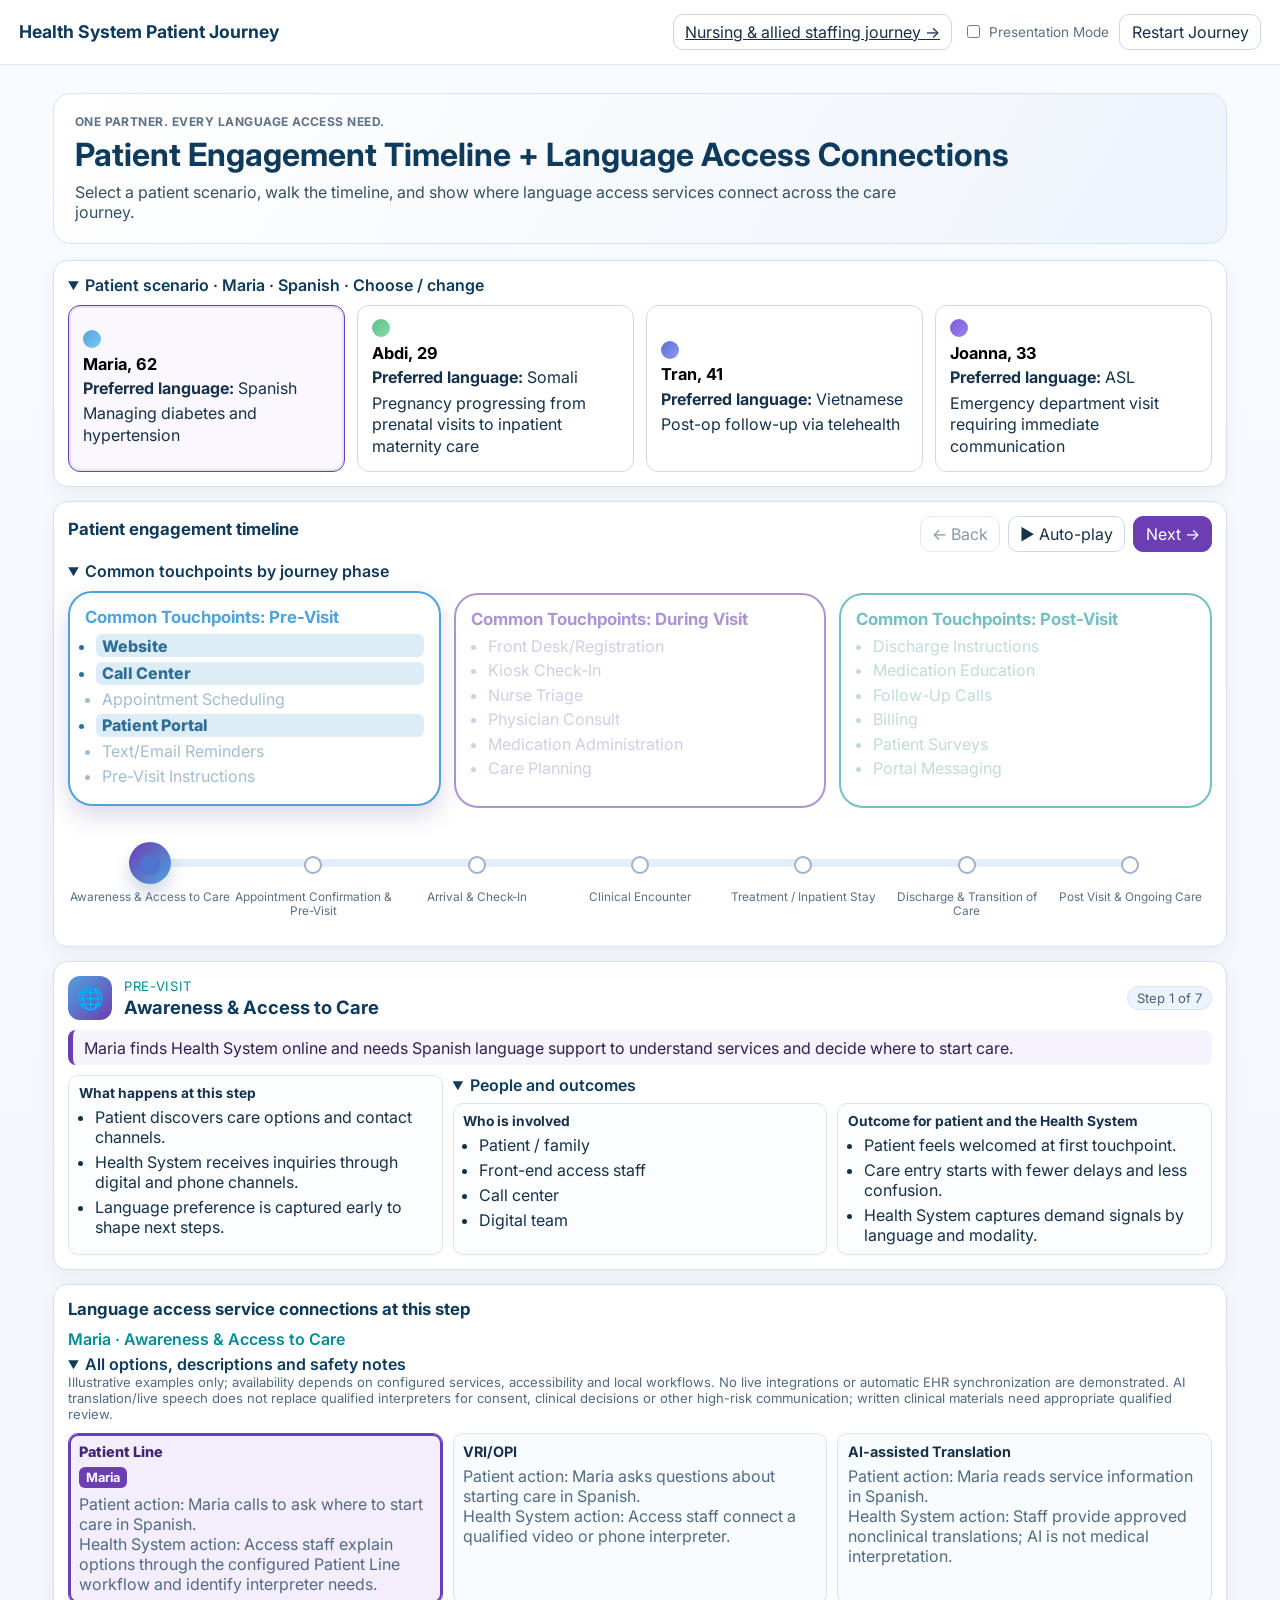
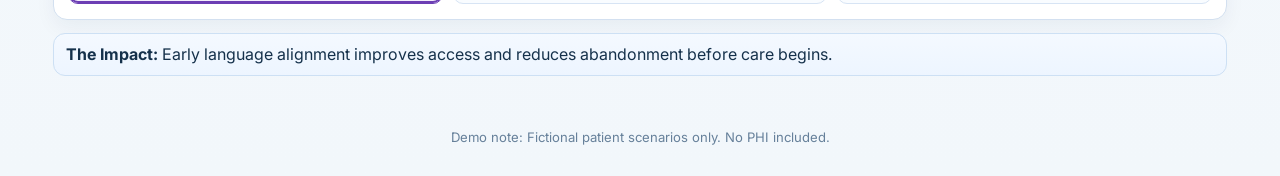
<file: index.html>
<!doctype html>
<html lang="en">
  <head>
    <meta charset="UTF-8" />
    <meta name="viewport" content="width=device-width, initial-scale=1.0" />
    <meta name="description" content="An illustrative patient journey for language access across a health system." />
    <title>Health System | Patient Journey to Language Access</title>
    <link rel="preconnect" href="https://fonts.googleapis.com" />
    <link rel="preconnect" href="https://fonts.gstatic.com" crossorigin />
    <link href="https://fonts.googleapis.com/css2?family=Inter:wght@400;600;700;800&display=swap" rel="stylesheet" />
    <link rel="stylesheet" href="styles.css" />
    <link rel="stylesheet" href="touchpoints.css" />
  </head>
  <body>
    <header class="topbar">
      <div class="brand-block">
        <h1 class="top-title">Health System Patient Journey</h1>
      </div>
      <div class="top-actions">
        <a class="ghost-btn" href="staffing.html">Nursing &amp; allied staffing journey &rarr;</a>
        <label class="toggle-wrap" for="presentationMode">
          <input id="presentationMode" type="checkbox" />
          <span>Presentation Mode</span>
        </label>
        <button id="resetBtn" class="ghost-btn" type="button">Restart Journey</button>
      </div>
    </header>

    <main>
      <section class="hero">
        <div class="hero-text">
          <p class="eyebrow">One Partner. Every Language Access Need.</p>
          <h2>Patient Engagement Timeline + Language Access Connections</h2>
          <p class="hero-copy">Select a patient scenario, walk the timeline, and show where language access services connect across the care journey.</p>
        </div>
      </section>

      <section class="panel scenario-panel">
        <details id="scenarioPicker" open>
          <summary>Patient scenario · <span id="scenarioName"></span> · Choose / change</summary>
          <div class="scenario-grid" id="scenarioGrid"></div>
        </details>
      </section>

      <section class="panel journey-panel">
        <div class="journey-head">
          <h2>Patient engagement timeline</h2>
          <div class="controls">
            <button id="prevBtn" class="ghost-btn" type="button">&larr; Back</button>
            <button id="playBtn" class="ghost-btn" type="button">&#9654; Auto-play</button>
            <button id="nextBtn" class="primary-btn" type="button">Next &rarr;</button>
          </div>
        </div>

        <details id="touchpointDetails" open>
          <summary>Common touchpoints by journey phase</summary>
          <div class="touchpoint-bands">
          <article class="touchpoint-card pre">
            <h3>Common Touchpoints: Pre-Visit</h3>
            <ul>
              <li>Website</li>
              <li>Call Center</li>
              <li>Appointment Scheduling</li>
              <li>Patient Portal</li>
              <li>Text/Email Reminders</li>
              <li>Pre-Visit Instructions</li>
            </ul>
          </article>
          <article class="touchpoint-card visit">
            <h3>Common Touchpoints: During Visit</h3>
            <ul>
              <li>Front Desk/Registration</li>
              <li>Kiosk Check-In</li>
              <li>Nurse Triage</li>
              <li>Physician Consult</li>
              <li>Medication Administration</li>
              <li>Care Planning</li>
            </ul>
          </article>
          <article class="touchpoint-card post">
            <h3>Common Touchpoints: Post-Visit</h3>
            <ul>
              <li>Discharge Instructions</li>
              <li>Medication Education</li>
              <li>Follow-Up Calls</li>
              <li>Billing</li>
              <li>Patient Surveys</li>
              <li>Portal Messaging</li>
            </ul>
          </article>
          </div>
        </details>

        <div class="track-wrap" role="region" aria-label="Patient journey timeline; scroll horizontally for all stages" tabindex="0">
          <div class="track" id="track">
            <div class="track-line"><div class="track-fill" id="trackFill"></div></div>
            <div class="avatar" id="avatar" aria-hidden="true"><svg viewBox="0 0 24 24" width="22" height="22"><circle cx="12" cy="8" r="4" fill="#fff"/><path d="M4 21c0-5 4-7 8-7s8 2 8 7" fill="#fff"/></svg></div>
            <div class="nodes" id="nodes"></div>
          </div>
        </div>
      </section>

      <section class="panel stage-panel" id="stagePanel">
        <div class="stage-top">
          <div class="stage-icon" id="stageIcon"></div>
          <div>
            <p class="phase" id="stagePhase"></p>
            <h2 id="stageTitle"></h2>
          </div>
          <div class="counter" id="stageCounter"></div>
        </div>

        <blockquote class="patient-moment" id="patientMoment"></blockquote>

        <div class="status-row" id="statusRow"></div>

        <div class="cards-row">
          <article><h3>What happens at this step</h3><ul id="behindList"></ul></article>
          <details id="stageDetails" open>
            <summary>People and outcomes</summary>
            <div class="support-cards">
              <article><h3>Who is involved</h3><ul id="whoList"></ul></article>
              <article><h3>Outcome for patient and the Health System</h3><ul id="outcomeList"></ul></article>
            </div>
          </details>
        </div>
      </section>

      <section class="panel connections-panel">
        <h2>Language access service connections at this step</h2>
        <p class="connection-context" id="connectionContext"></p>
        <p class="presenter-note">Illustrative workflows only. AI does not replace qualified interpreters; clinical translations require qualified review.</p>
        <details id="connectionDetails" open>
          <summary>All options, descriptions and safety notes</summary>
          <p class="connection-note">Illustrative examples only; availability depends on configured services, accessibility and local workflows. No live integrations or automatic EHR synchronization are demonstrated. AI translation/live speech does not replace qualified interpreters for consent, clinical decisions or other high-risk communication; written clinical materials need appropriate qualified review.</p>
        </details>
        <div class="connection-grid" id="connectionGrid"></div>
      </section>

      <section class="impact-band">
        <strong>The Impact:</strong>
        <span id="impactText"></span>
      </section>
    </main>

    <footer>
      <p>Demo note: Fictional patient scenarios only. No PHI included.</p>
    </footer>

    <dialog id="telehealthModal" class="image-modal" aria-labelledby="telehealthModalTitle">
      <div class="image-modal-body">
        <div class="image-modal-head">
          <div>
            <p class="telehealth-eyebrow">Tran’s journey · Clinical Encounter</p>
            <h2 id="telehealthModalTitle">Telehealth integrations</h2>
          </div>
          <button id="telehealthModalClose" class="image-modal-close" type="button" aria-label="Close">&times;</button>
        </div>
        <div class="telehealth-image-wrap">
          <img class="telehealth-image" src="Designer%20(12).png" alt="Technology interoperability and integrations across clinical systems, virtual care, patient engagement and communications, with 40+ technology partners" width="1536" height="1024" />
        </div>
      </div>
    </dialog>

    <dialog id="vriOpiVideoModal" class="image-modal" aria-labelledby="vriOpiVideoModalTitle">
      <div class="image-modal-body">
        <div class="image-modal-head">
          <div>
            <p class="telehealth-eyebrow">Maria’s journey · VRI/OPI connection</p>
            <h2 id="vriOpiVideoModalTitle">Qualified interpreter access by video or phone</h2>
          </div>
          <button id="vriOpiVideoModalClose" class="image-modal-close" type="button" aria-label="Close video">&times;</button>
        </div>
        <div class="vri-opi-video-wrap">
          <video id="vriOpiVideo" class="vri-opi-video" controls preload="metadata" playsinline aria-labelledby="vriOpiVideoModalTitle">
            <source src="public/media/interpreter-access-demo-1920x1080-captions-2.mp4" type="video/mp4" />
            Your browser does not support embedded video.
            <a href="public/media/interpreter-access-demo-1920x1080-captions-2.mp4">Download the interpreter video (MP4)</a>.
          </video>
        </div>
      </div>
    </dialog>

    <dialog id="interpreterSchedulerModal" class="image-modal" aria-labelledby="interpreterSchedulerModalTitle" aria-describedby="interpreterSchedulerStatus">
      <div class="image-modal-body">
        <div class="image-modal-head">
          <div>
            <p class="telehealth-eyebrow">Abdi’s journey · Appointment Confirmation &amp; Pre-Visit</p>
            <h2 id="interpreterSchedulerModalTitle">Interpreter Scheduler</h2>
          </div>
          <button id="interpreterSchedulerModalClose" class="image-modal-close" type="button" aria-label="Close Interpreter Scheduler images">&times;</button>
        </div>
        <figure class="scheduler-gallery">
          <img id="interpreterSchedulerImage" class="scheduler-image" src="public/media/Interpreter%20Scheduler.Dashboard%20Overview.png" alt="Interpreter Scheduler dashboard overview with upcoming reservations, unassigned reservations and languages breakdown" width="1916" height="858" />
          <figcaption class="scheduler-caption">
            <h3 id="interpreterSchedulerSlideTitle">Dashboard</h3>
            <p id="interpreterSchedulerStatus" class="scheduler-status" aria-live="polite">1 of 5</p>
          </figcaption>
        </figure>
        <div class="scheduler-controls">
          <button id="interpreterSchedulerPrev" class="ghost-btn" type="button" aria-label="Previous image">&larr; Previous</button>
          <button id="interpreterSchedulerNext" class="primary-btn" type="button" aria-label="Next image">Next &rarr;</button>
        </div>
      </div>
    </dialog>

    <script src="app.js"></script>
    <script src="touchpoints.js"></script>
  </body>
</html>
</file>
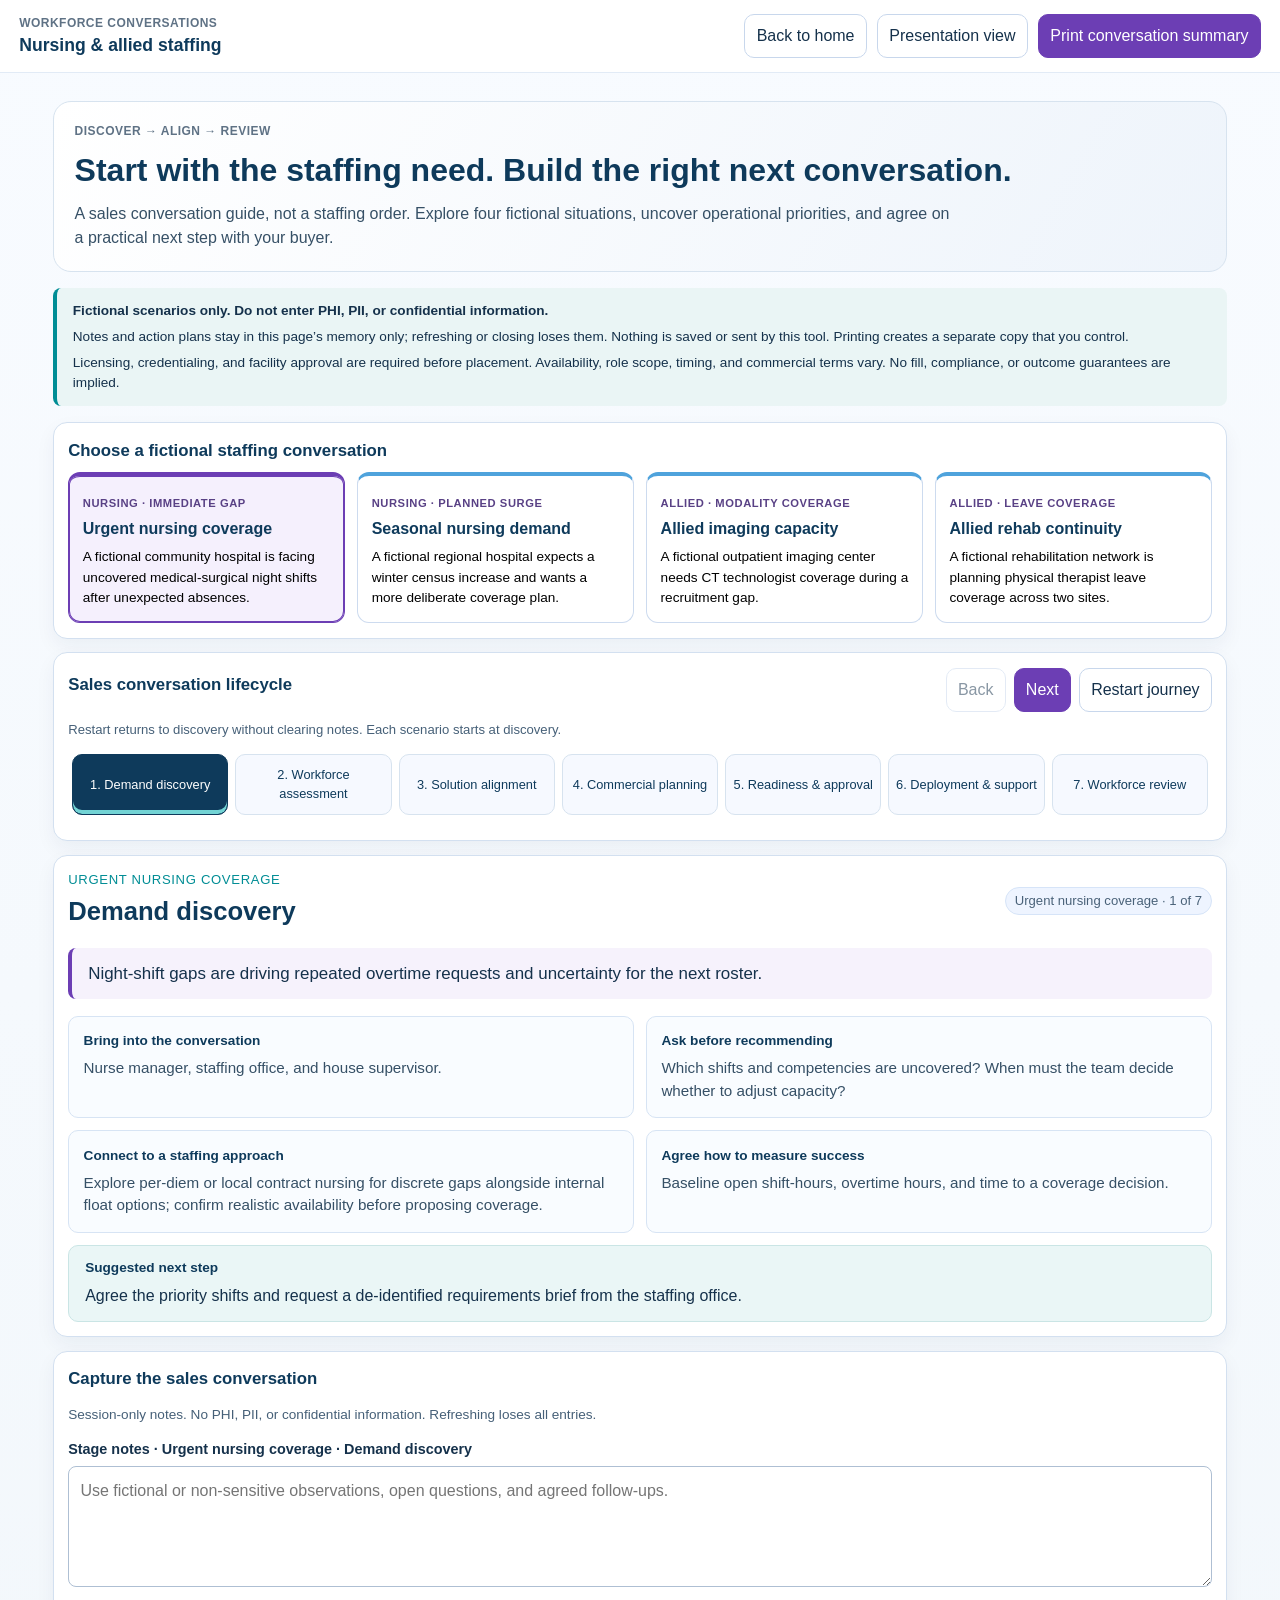
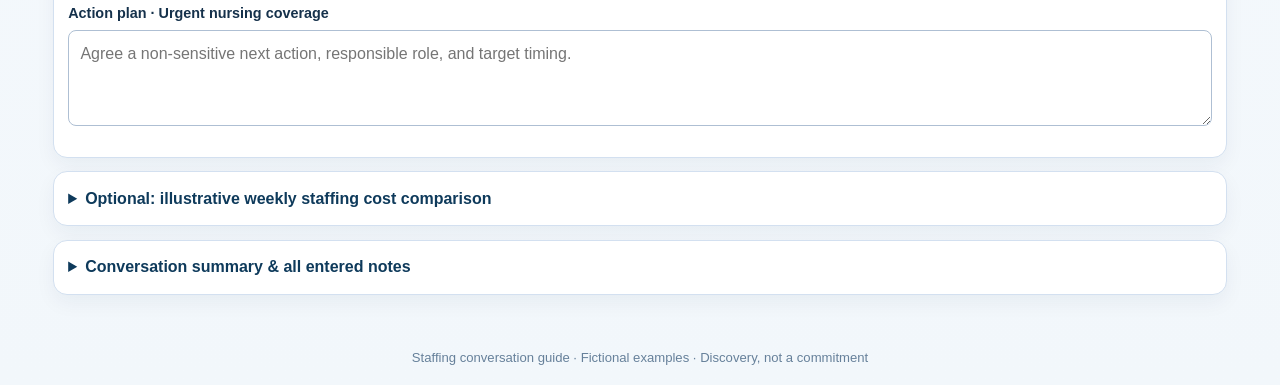
<file: staffing.html>
<!doctype html>
<html lang="en">
<head>
  <meta charset="utf-8">
  <meta name="viewport" content="width=device-width, initial-scale=1">
  <title>Nursing &amp; Allied Staffing | Sales Conversation</title>
  <link rel="stylesheet" href="styles.css">
  <link rel="stylesheet" href="staffing.css">
  <script src="staffing.js" defer></script>
</head>
<body class="staffing-page">
  <a class="staffing-skip" href="#staffingConversation">Skip to conversation</a>
  <header class="topbar staffing-topbar">
    <div><p class="eyebrow">Workforce conversations</p><h1 class="top-title">Nursing &amp; allied staffing</h1></div>
    <div class="top-actions">
      <a class="ghost-btn" href="index.html">Back to home</a>
      <button class="ghost-btn" id="staffingPresentation" type="button" aria-pressed="false">Presentation view</button>
      <button class="primary-btn" id="staffingPrint" type="button">Print conversation summary</button>
    </div>
  </header>
  <main>
    <section class="hero staffing-intro">
      <p class="eyebrow">Discover → align → review</p>
      <h2>Start with the staffing need. Build the right next conversation.</h2>
      <p class="hero-copy">A sales conversation guide, not a staffing order. Explore four fictional situations, uncover operational priorities, and agree on a practical next step with your buyer.</p>
    </section>
    <aside class="staffing-safety" aria-label="Privacy and staffing limitations">
      <strong>Fictional scenarios only. Do not enter PHI, PII, or confidential information.</strong>
      <p>Notes and action plans stay in this page’s memory only; refreshing or closing loses them. Nothing is saved or sent by this tool. Printing creates a separate copy that you control.</p>
      <p>Licensing, credentialing, and facility approval are required before placement. Availability, role scope, timing, and commercial terms vary. No fill, compliance, or outcome guarantees are implied.</p>
    </aside>
    <section class="panel staffing-scenarios" aria-labelledby="staffingScenarioHeading">
      <h2 id="staffingScenarioHeading">Choose a fictional staffing conversation</h2>
      <div class="scenario-grid" id="staffingScenarios"></div>
    </section>
    <section class="panel" aria-labelledby="staffingTimelineHeading">
      <div class="journey-head">
        <h2 id="staffingTimelineHeading">Sales conversation lifecycle</h2>
        <div class="controls">
          <button class="ghost-btn" id="staffingBack" type="button">Back</button>
          <button class="primary-btn" id="staffingNext" type="button">Next</button>
          <button class="ghost-btn" id="staffingRestart" type="button">Restart journey</button>
        </div>
      </div>
      <p class="staffing-hint">Restart returns to discovery without clearing notes. Each scenario starts at discovery.</p>
      <nav class="staffing-timeline" id="staffingTimeline" aria-label="Staffing conversation stages" tabindex="0"></nav>
    </section>
    <section class="panel staffing-conversation" id="staffingConversation" aria-labelledby="staffingStageTitle" tabindex="-1">
      <div class="staffing-stage-heading">
        <div><p class="phase" id="staffingContext"></p><h2 id="staffingStageTitle"></h2></div>
        <span class="counter" id="staffingProgress" role="status" aria-live="polite"></span>
      </div>
      <p class="staffing-pain" id="staffingPain"></p>
      <div class="staffing-cards">
        <article class="connection-card"><h3>Bring into the conversation</h3><p id="staffingStakeholders"></p></article>
        <article class="connection-card"><h3>Ask before recommending</h3><p id="staffingQuestions"></p></article>
        <article class="connection-card"><h3>Connect to a staffing approach</h3><p id="staffingSolution"></p></article>
        <article class="connection-card"><h3>Agree how to measure success</h3><p id="staffingMeasures"></p></article>
      </div>
      <div class="staffing-next"><h3>Suggested next step</h3><p id="staffingSuggested"></p></div>
    </section>
    <section class="panel staffing-notes" aria-labelledby="staffingNotesHeading">
      <h2 id="staffingNotesHeading">Capture the sales conversation</h2>
      <p id="staffingNotesWarning">Session-only notes. No PHI, PII, or confidential information. Refreshing loses all entries.</p>
      <label id="staffingNotesLabel" for="staffingNotes">Notes for this stage</label>
      <textarea id="staffingNotes" rows="4" maxlength="8000" aria-describedby="staffingNotesWarning" placeholder="Use fictional or non-sensitive observations, open questions, and agreed follow-ups."></textarea>
      <label id="staffingActionLabel" for="staffingAction">Scenario action plan</label>
      <textarea id="staffingAction" rows="3" maxlength="8000" aria-describedby="staffingNotesWarning" placeholder="Agree a non-sensitive next action, responsible role, and target timing."></textarea>
    </section>
    <details class="panel staffing-cost" id="staffingCost">
      <summary>Optional: illustrative weekly staffing cost comparison</summary>
      <p>Compare the same assumed hours using your own fully loaded rates in USD. This is not a quote, a total workforce business case, or an ROI guarantee. Contingent staffing is not always a savings option.</p>
      <form id="staffingCostForm">
        <div class="staffing-cost-inputs">
          <label for="staffingHours">Hours / week (0–1,000)<input id="staffingHours" type="number" min="0" max="1000" step="any" inputmode="decimal"></label>
          <label for="staffingWeeks">Weeks (0–104)<input id="staffingWeeks" type="number" min="0" max="104" step="any" inputmode="decimal"></label>
          <label for="staffingOvertime">Internal overtime fully loaded rate ($ / hour, 0–1,000)<input id="staffingOvertime" type="number" min="0" max="1000" step="any" inputmode="decimal"></label>
          <label for="staffingContingent">Proposed contingent fully loaded rate ($ / hour, 0–1,000)<input id="staffingContingent" type="number" min="0" max="1000" step="any" inputmode="decimal"></label>
        </div>
      </form>
      <p id="staffingCostResult" role="status" aria-live="polite"></p>
      <p class="staffing-hint">Difference = contingent minus internal overtime. Positive means higher contingent cost; negative means lower. Confirm rate inclusions, orientation, travel, housing, premiums, cancellation terms, and other costs separately. This model does not estimate capacity or quality outcomes.</p>
    </details>
    <details class="panel staffing-summary" id="staffingSummary">
      <summary>Conversation summary &amp; all entered notes</summary>
      <div id="staffingSummaryContent"></div>
    </details>
    <noscript><p class="panel">Enable JavaScript to explore the scenarios, capture session-only notes, and calculate an illustrative comparison.</p></noscript>
  </main>
  <footer>Staffing conversation guide · Fictional examples · Discovery, not a commitment</footer>
</body>
</html>
</file>
<file: styles.css>
* {
  box-sizing: border-box;
}

[hidden] {
  display: none !important;
}

:root {
  --navy: #0e3a5b;
  --blue: #4fa3dc;
  --purple: #6c3eb4;
  --teal: #008d95;
  --border: #d7e3ef;
  --bg: #f3f8ff;
  --panel: #ffffff;
  --ink: #15314b;
  --muted: #5c7188;
  --line: #d3e0f0;
  --brand: #3359b5;
  --brand-soft: #e9eeff;
}

body {
  margin: 0;
  font-family: "Inter", "Segoe UI", sans-serif;
  background: linear-gradient(180deg, #f8fbff 0%, #f2f7fb 100%);
  color: var(--ink);
}

.topbar {
  position: sticky;
  top: 0;
  z-index: 20;
  display: flex;
  align-items: center;
  justify-content: space-between;
  gap: 1rem;
  padding: 0.85rem 1.2rem;
  background: rgba(255, 255, 255, 0.9);
  border-bottom: 1px solid #e2ebf6;
  backdrop-filter: blur(6px);
}

.top-title {
  margin: 0;
  font-size: 1.1rem;
  color: var(--navy);
}

.top-actions {
  display: flex;
  flex-wrap: wrap;
  gap: 0.65rem;
  align-items: center;
}

.toggle-wrap {
  display: inline-flex;
  align-items: center;
  gap: 0.4rem;
  font-size: 0.85rem;
  color: var(--muted);
}

main {
  max-width: 1200px;
  margin: 0 auto;
  padding: 1rem 0.8rem 2rem;
}

.hero {
  background: linear-gradient(120deg, #ffffff 0%, #eef4fb 100%);
  border: 1px solid var(--border);
  border-radius: 18px;
  color: var(--navy);
  padding: 1.3rem;
  margin: 0.75rem 0 1rem;
}

.eyebrow {
  margin: 0;
  font-weight: 700;
  letter-spacing: 0.04em;
  text-transform: uppercase;
  font-size: 0.75rem;
  color: #5f7285;
}

.hero h2 {
  margin: 0.35rem 0 0.5rem;
  font-size: clamp(1.3rem, 2.5vw, 2rem);
}

.hero-copy {
  margin: 0;
  max-width: 880px;
  color: #365066;
}

.panel {
  background: var(--panel);
  border: 1px solid var(--line);
  border-radius: 14px;
  padding: 0.9rem;
  margin-bottom: 0.85rem;
  box-shadow: 0 8px 20px rgba(10, 40, 70, 0.05);
}

.panel h2 {
  margin: 0 0 0.6rem;
  font-size: 1.05rem;
  color: var(--navy);
}

.scenario-grid {
  display: grid;
  grid-template-columns: repeat(4, minmax(0, 1fr));
  gap: 0.75rem;
}

summary {
  cursor: pointer;
  color: var(--navy);
  font-weight: 600;
}

#scenarioPicker > summary {
  margin-bottom: 0.6rem;
}

#scenarioPicker:not([open]) > summary {
  margin-bottom: 0;
}

.scenario-card {
  text-align: left;
  border: 1px solid #cddbef;
  border-radius: 12px;
  padding: 0.85rem;
  background: #fff;
  cursor: pointer;
  transition: all 0.2s ease;
}

.scenario-card:hover {
  transform: translateY(-1px);
  box-shadow: 0 10px 20px rgba(29, 75, 140, 0.08);
}

.scenario-card.active {
  border-color: var(--purple);
  box-shadow: inset 0 0 0 2px #e7def7;
  background: #faf7ff;
}

.avatar-dot {
  width: 18px;
  height: 18px;
  border-radius: 999px;
  background: var(--chip);
  margin-bottom: 0.35rem;
}

.scenario-card h3 {
  margin: 0;
  font-size: 1.02rem;
}

.scenario-card p {
  margin: 0.26rem 0 0;
  color: var(--ink);
  line-height: 1.34;
}

.journey-head {
  display: flex;
  flex-wrap: wrap;
  align-items: center;
  justify-content: space-between;
  gap: 0.8rem;
  margin-bottom: 0.55rem;
}

.controls {
  display: flex;
  flex-wrap: wrap;
  gap: 0.5rem;
}

button {
  font: inherit;
}

.ghost-btn,
.primary-btn {
  border-radius: 10px;
  border: 1px solid #c8d7ec;
  background: #fff;
  color: var(--ink);
  padding: 0.45rem 0.7rem;
  cursor: pointer;
}

.primary-btn {
  background: var(--purple);
  color: #fff;
  border-color: var(--purple);
}

.ghost-btn:disabled,
.primary-btn:disabled {
  opacity: 0.5;
  cursor: not-allowed;
}

.track-wrap {
  overflow-x: auto;
  padding-bottom: 0.2rem;
}

.track {
  min-width: 920px;
  position: relative;
  padding: 0 0 0.6rem;
}

.track-line {
  position: absolute;
  top: 35px;
  left: calc(100% / 14);
  right: calc(100% / 14);
  height: 8px;
  border-radius: 999px;
  background: #e4edf8;
}

.track-fill {
  height: 100%;
  width: 0;
  border-radius: 999px;
  background: linear-gradient(90deg, var(--blue), var(--purple), var(--teal));
  transition: width 0.35s ease;
}

.avatar {
  position: absolute;
  top: 18px;
  left: calc(100% / 14);
  transform: translateX(-50%);
  width: 42px;
  height: 42px;
  border-radius: 999px;
  background: linear-gradient(135deg, var(--purple), var(--blue));
  display: grid;
  place-items: center;
  box-shadow: 0 10px 18px rgba(27, 67, 125, 0.2);
  transition: left 0.35s ease;
}

.nodes {
  display: grid;
  grid-template-columns: repeat(7, 1fr);
  gap: 0;
  padding-top: 32px;
}

.node {
  width: 100%;
  border: none;
  background: none;
  cursor: pointer;
  color: #58708a;
  font-size: 0.74rem;
  text-align: center;
  padding: 0;
  position: relative;
}

.node::before {
  content: "";
  width: 14px;
  height: 14px;
  border-radius: 999px;
  border: 2px solid #9eb2cc;
  background: #fff;
  display: block;
  margin: 0 auto 1rem;
}

.node.active::before {
  border-color: #4f73cf;
  background: #d9e5ff;
}

.node.current::before {
  transform: scale(1.12);
  background: #4f73cf;
  border-color: #4f73cf;
}

.stage-top {
  display: grid;
  grid-template-columns: auto minmax(0, 1fr) auto;
  align-items: center;
  gap: 0.75rem;
}

.stage-icon {
  width: 44px;
  height: 44px;
  border-radius: 12px;
  background: linear-gradient(135deg, var(--blue), var(--purple));
  display: grid;
  place-items: center;
  font-size: 1.35rem;
}

.phase {
  margin: 0;
  color: var(--teal);
  font-size: 0.82rem;
  text-transform: uppercase;
  letter-spacing: 0.05em;
}

#stageTitle {
  margin: 0.1rem 0 0;
  font-size: 1.15rem;
}

.counter {
  font-size: 0.82rem;
  color: #4a6279;
  background: #eef4ff;
  border: 1px solid #d6e4f8;
  border-radius: 999px;
  padding: 0.2rem 0.55rem;
}

.patient-moment {
  margin: 0.65rem 0;
  border-left: 5px solid var(--purple);
  padding: 0.45rem 0.7rem;
  color: #2e2250;
  background: #f7f3fe;
  border-radius: 8px;
}

.cards-row {
  display: grid;
  grid-template-columns: repeat(3, minmax(0, 1fr));
  gap: 0.6rem;
}

.cards-row > details {
  grid-column: span 2;
}

.support-cards {
  display: grid;
  grid-template-columns: repeat(2, minmax(0, 1fr));
  gap: 0.6rem;
  margin-top: 0.5rem;
}

.cards-row article {
  border: 1px solid #d8e5f4;
  border-radius: 10px;
  padding: 0.55rem 0.6rem;
  background: #fbfdff;
}

.cards-row h3 {
  margin: 0 0 0.4rem;
  font-size: 0.86rem;
}

.cards-row ul {
  margin: 0;
  padding-left: 1rem;
}

.cards-row li + li {
  margin-top: 0.3rem;
}

.connection-grid {
  display: grid;
  grid-template-columns: repeat(3, minmax(0, 1fr));
  gap: 0.6rem;
}

.connection-card {
  min-width: 0;
  overflow-wrap: anywhere;
  border: 1px solid #d7e4f4;
  border-radius: 10px;
  background: #f9fcff;
  padding: 0.6rem;
}

.connection-card h3 {
  margin: 0;
  font-size: 0.9rem;
}

.connection-card p {
  margin: 0.34rem 0 0;
  color: #516b84;
  white-space: pre-line;
}

.connection-card.connection-preferred {
  border-color: var(--purple);
  box-shadow: inset 0 0 0 2px var(--purple);
  background: #f3edfc;
}

.connection-preferred h3 {
  color: #432477;
  font-weight: 800;
}

.connection-badge {
  display: inline-block;
  margin-top: 0.4rem;
  padding: 0.2rem 0.45rem;
  border-radius: 6px;
  background: var(--purple);
  color: #fff;
  font-size: 0.8rem;
  font-weight: 700;
}

.connection-context {
  margin: 0 0 0.35rem;
  font-weight: 600;
  color: var(--teal);
}

.connection-clickable {
  cursor: pointer;
}

.connection-clickable:hover {
  box-shadow: inset 0 0 0 2px var(--purple), 0 6px 16px rgba(14, 58, 91, 0.16);
}

#interpreterSchedulerModal,
#vriOpiVideoModal,
#telehealthModal {
  width: min(1080px, calc(100vw - 2rem));
  max-height: calc(100vh - 2rem);
  padding: 0;
  border: 1px solid var(--border);
  border-radius: 20px;
  background: var(--panel);
  color: var(--ink);
  box-shadow: 0 20px 50px rgba(14, 58, 91, 0.35);
}

#interpreterSchedulerModal::backdrop,
#vriOpiVideoModal::backdrop,
#telehealthModal::backdrop {
  background: rgba(8, 30, 48, 0.7);
}

#interpreterSchedulerModal .image-modal-body,
#vriOpiVideoModal .image-modal-body,
#telehealthModal .image-modal-body {
  padding: 0;
}

#interpreterSchedulerModal .image-modal-head,
#vriOpiVideoModal .image-modal-head,
#telehealthModal .image-modal-head {
  display: flex;
  align-items: flex-start;
  justify-content: space-between;
  gap: 1rem;
  padding: 1.25rem 1.5rem;
  border-top: 5px solid var(--purple);
  border-bottom: 1px solid var(--border);
  background: linear-gradient(110deg, #f0edfa, #f1f8fb);
}

#interpreterSchedulerModal .image-modal-head h2,
#vriOpiVideoModal .image-modal-head h2,
#telehealthModal .image-modal-head h2 {
  margin: 0;
  font-size: clamp(1.4rem, 2.4vw, 1.8rem);
  line-height: 1.2;
  letter-spacing: -0.025em;
  color: var(--navy);
}

#interpreterSchedulerModal .image-modal-close,
#vriOpiVideoModal .image-modal-close,
#telehealthModal .image-modal-close {
  flex-shrink: 0;
  border: 1px solid var(--border);
  border-radius: 50%;
  background: #fff;
  color: var(--navy);
  font-size: 1.4rem;
  line-height: 1;
  width: 2.75rem;
  height: 2.75rem;
  cursor: pointer;
}

#interpreterSchedulerModal .image-modal-close:hover,
#vriOpiVideoModal .image-modal-close:hover,
#telehealthModal .image-modal-close:hover {
  border-color: var(--purple);
  background: var(--brand-soft);
}

#interpreterSchedulerModal .image-modal-close:focus-visible,
#vriOpiVideoModal .image-modal-close:focus-visible,
#telehealthModal .image-modal-close:focus-visible {
  outline: 3px solid var(--purple);
  outline-offset: 3px;
}

#telehealthModal {
  max-height: calc(100dvh - 2rem);
}

#telehealthModal .image-modal-head {
  align-items: center;
  padding: clamp(1rem, 3vw, 1.5rem);
}

#telehealthModal .image-modal-close {
  display: grid;
  place-items: center;
  padding: 0;
}

.telehealth-image-wrap {
  display: flex;
  align-items: center;
  justify-content: center;
  padding: clamp(1rem, 3vw, 1.5rem);
  background: #f6f8fc;
}

.vri-opi-video-wrap {
  padding: 1rem 1.5rem 1.5rem;
  background: #f6f8fc;
}

.telehealth-image {
  display: block;
  max-width: 100%;
  max-height: calc(100vh - 13rem);
  max-height: calc(100dvh - 13rem);
  width: auto;
  height: auto;
  margin: 0 auto;
  object-fit: contain;
  border: 1px solid var(--border);
  border-radius: 12px;
  box-shadow: 0 4px 16px rgba(14, 58, 91, 0.12);
}

.vri-opi-video {
  display: block;
  width: min(100%, calc((100vh - 13rem) * 16 / 9));
  width: min(100%, calc((100dvh - 13rem) * 16 / 9));
  min-width: min(100%, 16rem);
  height: auto;
  aspect-ratio: 16 / 9;
  margin: 0 auto;
  border-radius: 12px;
  background: #000;
}

.scheduler-gallery {
  margin: 0;
  padding: 1rem 1.5rem 0;
  background: #f6f8fc;
}

.scheduler-image {
  display: block;
  max-width: 100%;
  max-height: calc(100vh - 17rem);
  max-height: calc(100dvh - 17rem);
  width: auto;
  height: auto;
  margin: 0 auto;
  object-fit: contain;
  border: 1px solid var(--border);
  border-radius: 12px;
  background: #fff;
}

.scheduler-caption {
  display: flex;
  align-items: baseline;
  justify-content: space-between;
  gap: 1rem;
  padding: 0.75rem 0 0;
}

.scheduler-caption h3 {
  margin: 0;
  font-size: 1.1rem;
  color: var(--navy);
}

.scheduler-status {
  margin: 0;
  font-weight: 700;
  color: var(--purple);
}

.scheduler-controls {
  display: flex;
  justify-content: space-between;
  gap: 1rem;
  padding: 0.75rem 1.5rem 1.25rem;
  background: #f6f8fc;
}

.telehealth-eyebrow {
  margin: 0 0 0.5rem;
  color: var(--purple);
  font-size: 0.72rem;
  font-weight: 700;
  letter-spacing: 0.08em;
  text-transform: uppercase;
}

.telehealth-integrations {
  padding: 1.25rem 1.5rem;
  background: #f6f8fc;
  overflow-wrap: anywhere;
}

.telehealth-intro {
  margin: 0.6rem 0 0;
  color: #425c73;
  font-size: 0.95rem;
  line-height: 1.5;
}

.telehealth-layout {
  display: grid;
  grid-template-columns: minmax(0, 2.2fr) minmax(0, 1fr);
  gap: 1rem;
}

.telehealth-categories {
  display: grid;
  grid-template-columns: repeat(2, minmax(0, 1fr));
  gap: 0.75rem;
}

.telehealth-category,
.telehealth-benefits {
  min-width: 0;
  padding: 1rem;
  border: 1px solid var(--border);
  border-radius: 14px;
  background: #fff;
  box-shadow: 0 3px 10px rgba(14, 58, 91, 0.04);
}

.telehealth-category:last-child {
  grid-column: 1 / -1;
}

.telehealth-category h3,
.telehealth-benefits h3 {
  margin: 0 0 0.75rem;
  color: var(--navy);
  font-size: 0.95rem;
  font-weight: 700;
  line-height: 1.35;
}

.platform-chips {
  display: flex;
  flex-wrap: wrap;
  gap: 0.5rem;
  margin: 0;
  padding: 0;
  list-style: none;
}

.platform-chips li {
  display: flex;
  align-items: center;
  gap: 0.4rem;
  max-width: 100%;
  min-height: 1.9rem;
  padding: 0.3rem 0.65rem;
  border: 1px solid #dde3f2;
  border-radius: 999px;
  background: #f3f5fc;
  color: #29456a;
  font-size: 0.8rem;
  font-weight: 500;
  line-height: 1.35;
}

.platform-chips li::before {
  content: "";
  flex: 0 0 0.3rem;
  height: 0.3rem;
  border-radius: 50%;
  background: var(--purple);
}

.telehealth-benefits {
  padding: 1.25rem;
  border: 1px solid var(--navy);
  border-top: 4px solid #57c6c7;
  color: #fff;
  background: linear-gradient(155deg, #174d6d, #102f4c);
}

.telehealth-benefits h3 {
  margin-bottom: 1.25rem;
  color: #fff;
  font-size: 1.15rem;
}

.telehealth-benefits ul {
  display: grid;
  gap: 1rem;
  margin: 0;
  padding: 0;
  list-style: none;
}

.telehealth-benefits li {
  position: relative;
  padding-left: 1.5rem;
  font-size: 0.95rem;
  line-height: 1.5;
}

.telehealth-benefits li::before {
  content: "";
  position: absolute;
  top: 0.35rem;
  left: 0.15rem;
  width: 0.35rem;
  height: 0.65rem;
  border: solid #85e0da;
  border-width: 0 2px 2px 0;
  transform: rotate(45deg);
}

.telehealth-summary {
  display: flex;
  align-items: center;
  justify-content: space-between;
  flex-wrap: wrap;
  gap: 0.5rem 1.5rem;
  margin-top: 1rem;
  padding: 1rem;
  border: 1px solid #d6e6e8;
  border-radius: 12px;
  color: var(--navy);
  background: #edf6f6;
}

.telehealth-summary strong {
  font-size: 1.2rem;
  letter-spacing: -0.02em;
}

.telehealth-summary p {
  margin: 0;
  font-size: 0.85rem;
  line-height: 1.5;
}

.telehealth-disclaimer {
  margin: 0.75rem 0 0;
  font-size: 0.8rem;
  color: var(--muted);
  line-height: 1.5;
}

@media (max-width: 760px) {
  .telehealth-layout {
    grid-template-columns: minmax(0, 1fr);
  }
}

@media (max-width: 480px) {
  .telehealth-categories {
    grid-template-columns: minmax(0, 1fr);
  }
}

.connection-note {
  margin: 0 0 0.65rem;
  font-size: 0.82rem;
  color: #516b84;
}

:focus-visible {
  outline: 3px solid var(--purple);
  outline-offset: 3px;
}

.impact-band {
  border: 1px solid #cde0f4;
  background: linear-gradient(180deg, #f4f9ff 0%, #edf5ff 100%);
  border-radius: 12px;
  padding: 0.65rem 0.75rem;
  margin-top: 0.25rem;
}

footer {
  text-align: center;
  color: #66809a;
  font-size: 0.82rem;
  padding: 0.5rem 0 1.1rem;
}

.presentation-mode .hero {
  display: none;
}

.presentation-mode .journey-panel {
  padding: 0.75rem;
}

.presenter-note {
  display: none;
}

.presentation-mode main {
  display: grid;
  gap: 0.5rem;
  padding-top: 0.5rem;
  padding-bottom: 0.5rem;
}

.presentation-mode .panel {
  min-width: 0;
  margin: 0;
  padding: 0.65rem;
}

.presentation-mode .cards-row,
.presentation-mode .connection-grid {
  grid-template-columns: 1fr;
}

.presentation-mode .cards-row > details {
  grid-column: auto;
}

.presentation-mode .presenter-note {
  display: block;
  margin: 0 0 0.5rem;
  font-size: 0.85rem;
}

.presentation-mode #connectionDetails:not([open]) ~ .connection-grid .connection-card:not(.connection-preferred),
.presentation-mode #connectionDetails:not([open]) ~ .connection-grid .connection-card p {
  display: none;
}

.presentation-mode #connectionDetails:not([open]) ~ .connection-grid .connection-preferred {
  display: flex;
  align-items: center;
  gap: 0.5rem;
}

.presentation-mode .connection-card h3 {
  flex: 1;
  min-width: 0;
  font-size: 1rem;
}

.presentation-mode .connection-badge {
  margin: 0;
}

#connectionDetails {
  margin-bottom: 0.6rem;
}

.presentation-mode .impact-band {
  margin: 0;
}

.presentation-mode footer {
  padding: 0 0.8rem 0.5rem;
}

.presentation-mode footer p {
  margin: 0;
}

@media (min-width: 680px) {
  .presentation-mode #connectionDetails:not([open]) ~ .connection-grid {
    grid-template-columns: repeat(2, minmax(0, 1fr));
  }
}

@media (min-width: 1100px) {
  .presentation-mode main {
    max-width: 1440px;
    grid-template-columns: minmax(0, 1.2fr) minmax(0, 1fr);
    align-items: start;
  }

  .presentation-mode .scenario-panel,
  .presentation-mode .journey-panel,
  .presentation-mode .impact-band {
    grid-column: 1 / -1;
  }
}

.touchpoint-bands {
  display: grid;
  grid-template-columns: repeat(3, minmax(0, 1fr));
  gap: 0.8rem;
  margin: 0.75rem 0 1rem;
}

.touchpoint-card {
  border: 2px solid var(--blue);
  border-radius: 24px;
  padding: 0.85rem 0.95rem;
  background: #fff;
  color: #2f6e97;
}

.touchpoint-card h3 {
  margin: 0 0 0.45rem;
  font-size: 1.05rem;
  color: var(--blue);
}

.touchpoint-card ul {
  margin: 0;
  padding-left: 1.05rem;
}

.touchpoint-card li {
  margin: 0.28rem 0;
}

.touchpoint-card.visit {
  border-color: var(--purple);
  color: #5a3297;
}

.touchpoint-card.visit h3 {
  color: var(--purple);
}

.touchpoint-card.post {
  border-color: var(--teal);
  color: #0b6f74;
}

.touchpoint-card.post h3 {
  color: var(--teal);
}

@media (max-width: 1080px) {
  .scenario-grid {
    grid-template-columns: repeat(2, minmax(0, 1fr));
  }
  .cards-row,
  .connection-grid {
    grid-template-columns: 1fr;
  }
  .cards-row > details {
    grid-column: auto;
  }
}

@media (max-width: 680px) {
  .presentation-mode .topbar {
    position: static;
  }
  .topbar {
    flex-direction: column;
    align-items: flex-start;
  }
  .scenario-grid {
    grid-template-columns: 1fr;
  }
  .touchpoint-bands {
    grid-template-columns: 1fr;
  }
  .support-cards {
    grid-template-columns: 1fr;
  }
  .stage-top {
    grid-template-columns: auto minmax(0, 1fr);
  }
  .counter {
    grid-column: 2;
    justify-self: start;
  }
}
</file>
<file: touchpoints.css>
/* Common touchpoint highlighting tied to the active timeline stage */
.touchpoint-card { transition: opacity 0.35s ease, box-shadow 0.35s ease, transform 0.35s ease; }
.touchpoint-card.phase-idle { opacity: 0.55; }
.touchpoint-card.phase-active { opacity: 1; transform: translateY(-2px); box-shadow: 0 10px 24px rgba(60, 40, 140, 0.18); }
.touchpoint-card li { transition: opacity 0.3s ease, background 0.3s ease; border-radius: 6px; }
.touchpoint-card li.tp-dim { opacity: 0.45; }
.touchpoint-card li.tp-active {
  opacity: 1;
  font-weight: 800;
  background: rgba(108, 62, 180, 0.12);
  padding: 0.1rem 0.4rem;
  margin-left: -0.4rem;
  animation: tpPulse 1.6s ease-in-out infinite;
}
.touchpoint-card.pre li.tp-active { background: rgba(79, 163, 220, 0.2); }
.touchpoint-card.post li.tp-active { background: rgba(0, 141, 149, 0.16); }
@keyframes tpPulse {
  0%, 100% { box-shadow: 0 0 0 0 rgba(108, 62, 180, 0.35); }
  50% { box-shadow: 0 0 0 5px rgba(108, 62, 180, 0); }
}
@media (prefers-reduced-motion: reduce) {
  .touchpoint-card li.tp-active { animation: none; }
}
</file>
<file: staffing.css>
.staffing-page { line-height: 1.5; }
.staffing-page main, .staffing-page .topbar > *, .staffing-page section, .staffing-page article { min-width: 0; }
.staffing-page button, .staffing-page a, .staffing-page p, .staffing-page h2, .staffing-page h3 { overflow-wrap: anywhere; }
.staffing-page button, .staffing-page .ghost-btn { min-height: 44px; }
.staffing-page a.ghost-btn { text-decoration: none; display: inline-flex; align-items: center; }
.staffing-skip { position: absolute; left: 1rem; top: -8rem; z-index: 30; background: white; padding: 1rem; }
.staffing-skip:focus { top: 0; }
.staffing-safety { border-left: 4px solid var(--teal); border-radius: 8px; background: #eaf5f5; padding: .8rem 1rem; margin-bottom: 1rem; font-size: .85rem; }
.staffing-safety p { margin: .35rem 0 0; }
.staffing-page .scenario-card { border-top: 4px solid var(--blue); }
.staffing-page .scenario-card[aria-pressed="true"] { border-color: var(--purple); background: #f5f0fd; box-shadow: inset 0 0 0 1px var(--purple); }
.staffing-scenario-title { display: block; font-size: 1rem; color: var(--navy); font-weight: 750; margin: .2rem 0 .4rem; }
.staffing-scenario-tag { color: #594185; text-transform: uppercase; font-weight: 700; font-size: .7rem; letter-spacing: .05em; }
.staffing-scenario-copy { display: block; font-size: .85rem; }
.staffing-hint { color: #466078; font-size: .82rem; margin: .5rem 0; }
.staffing-timeline { display: grid; grid-template-columns: repeat(7, minmax(110px, 1fr)); gap: .45rem; overflow-x: auto; padding: .35rem .25rem .7rem; }
.staffing-timeline button { border: 1px solid var(--border); border-radius: 10px; padding: .65rem .4rem; background: #f6f9ff; color: var(--navy); cursor: pointer; font-size: .8rem; }
.staffing-timeline button[aria-current="step"] { background: var(--navy); color: #fff; border-color: var(--navy); box-shadow: inset 0 -4px 0 #72d3d4; }
.staffing-stage-heading { display: flex; align-items: center; justify-content: space-between; gap: .75rem; }
.staffing-stage-heading h2 { font-size: clamp(1.2rem, 3vw, 1.6rem); margin: .15rem 0 0; }
.staffing-stage-heading .counter { flex-shrink: 0; }
.staffing-pain { font-size: 1.06rem; padding: .8rem 1rem; border-left: 4px solid var(--purple); background: #f6f2fc; border-radius: 8px; }
.staffing-cards { display: grid; grid-template-columns: repeat(2, minmax(0, 1fr)); gap: .75rem; }
.staffing-cards .connection-card { padding: .9rem; }
.staffing-cards h3, .staffing-next h3 { font-size: .85rem; color: var(--navy); margin: 0 0 .35rem; }
.staffing-cards p { font-size: .95rem; color: #365066; margin: 0; }
.staffing-next { background: #eaf6f6; border: 1px solid #cae5e5; border-radius: 10px; padding: .8rem 1rem; margin-top: .75rem; }
.staffing-next p { margin: 0; }
.staffing-page label { display: block; font-size: .9rem; font-weight: 650; }
.staffing-page textarea, .staffing-page input { display: block; width: 100%; max-width: 100%; min-width: 0; font: inherit; color: var(--ink); background: #fff; border: 1px solid #aebfd3; border-radius: 8px; padding: .7rem; margin: .35rem 0 1rem; }
.staffing-page textarea { resize: vertical; }
#staffingNotesWarning { color: #466078; font-size: .85rem; }
.staffing-cost-inputs { display: grid; grid-template-columns: repeat(4, minmax(0, 1fr)); align-items: end; gap: .8rem; }
#staffingCostResult { padding: .8rem; border-radius: 8px; background: #eef4ff; white-space: pre-line; font-weight: 600; }
.staffing-summary h3 { font-size: 1rem; color: var(--navy); border-bottom: 1px solid var(--border); padding-bottom: .3rem; }
.staffing-summary h4 { margin: .8rem 0 .25rem; }
.staffing-summary p { white-space: pre-wrap; overflow-wrap: anywhere; margin: .35rem 0; }
.staffing-compact .staffing-intro, .staffing-compact .staffing-scenario-copy, .staffing-compact .staffing-notes, .staffing-compact .staffing-cost { display: none; }
.staffing-compact .staffing-safety { font-size: .75rem; padding: .5rem .75rem; }
.staffing-compact main { padding-top: .5rem; }
.staffing-compact .staffing-scenarios .scenario-card { padding: .5rem .7rem; }
.staffing-compact .staffing-conversation { border-top: 4px solid var(--teal); }
@media (max-width: 760px) {
  .staffing-cost-inputs { grid-template-columns: repeat(2, minmax(0, 1fr)); }
  .staffing-topbar { position: static; }
}
@media (max-width: 480px) {
  .staffing-cards, .staffing-cost-inputs { grid-template-columns: minmax(0, 1fr); }
  .staffing-stage-heading { align-items: flex-start; flex-direction: column; }
  .staffing-page .topbar { padding: .8rem; }
}
@media print {
  @page { margin: 16mm; }
  .staffing-page { background: white; color: #000; font-size: 10pt; }
  .staffing-page .topbar, .staffing-page footer, .staffing-page .staffing-skip,
  .staffing-page main > :not(.staffing-summary) { display: none !important; }
  .staffing-page main { padding: 0; max-width: none; }
  .staffing-page .staffing-summary { display: block !important; border: 0; box-shadow: none; padding: 0; }
  .staffing-summary > summary { display: none; }
  .staffing-summary h3, .staffing-summary h4 { break-after: avoid; }
  .staffing-summary p { orphans: 3; widows: 3; }
}
</file>
